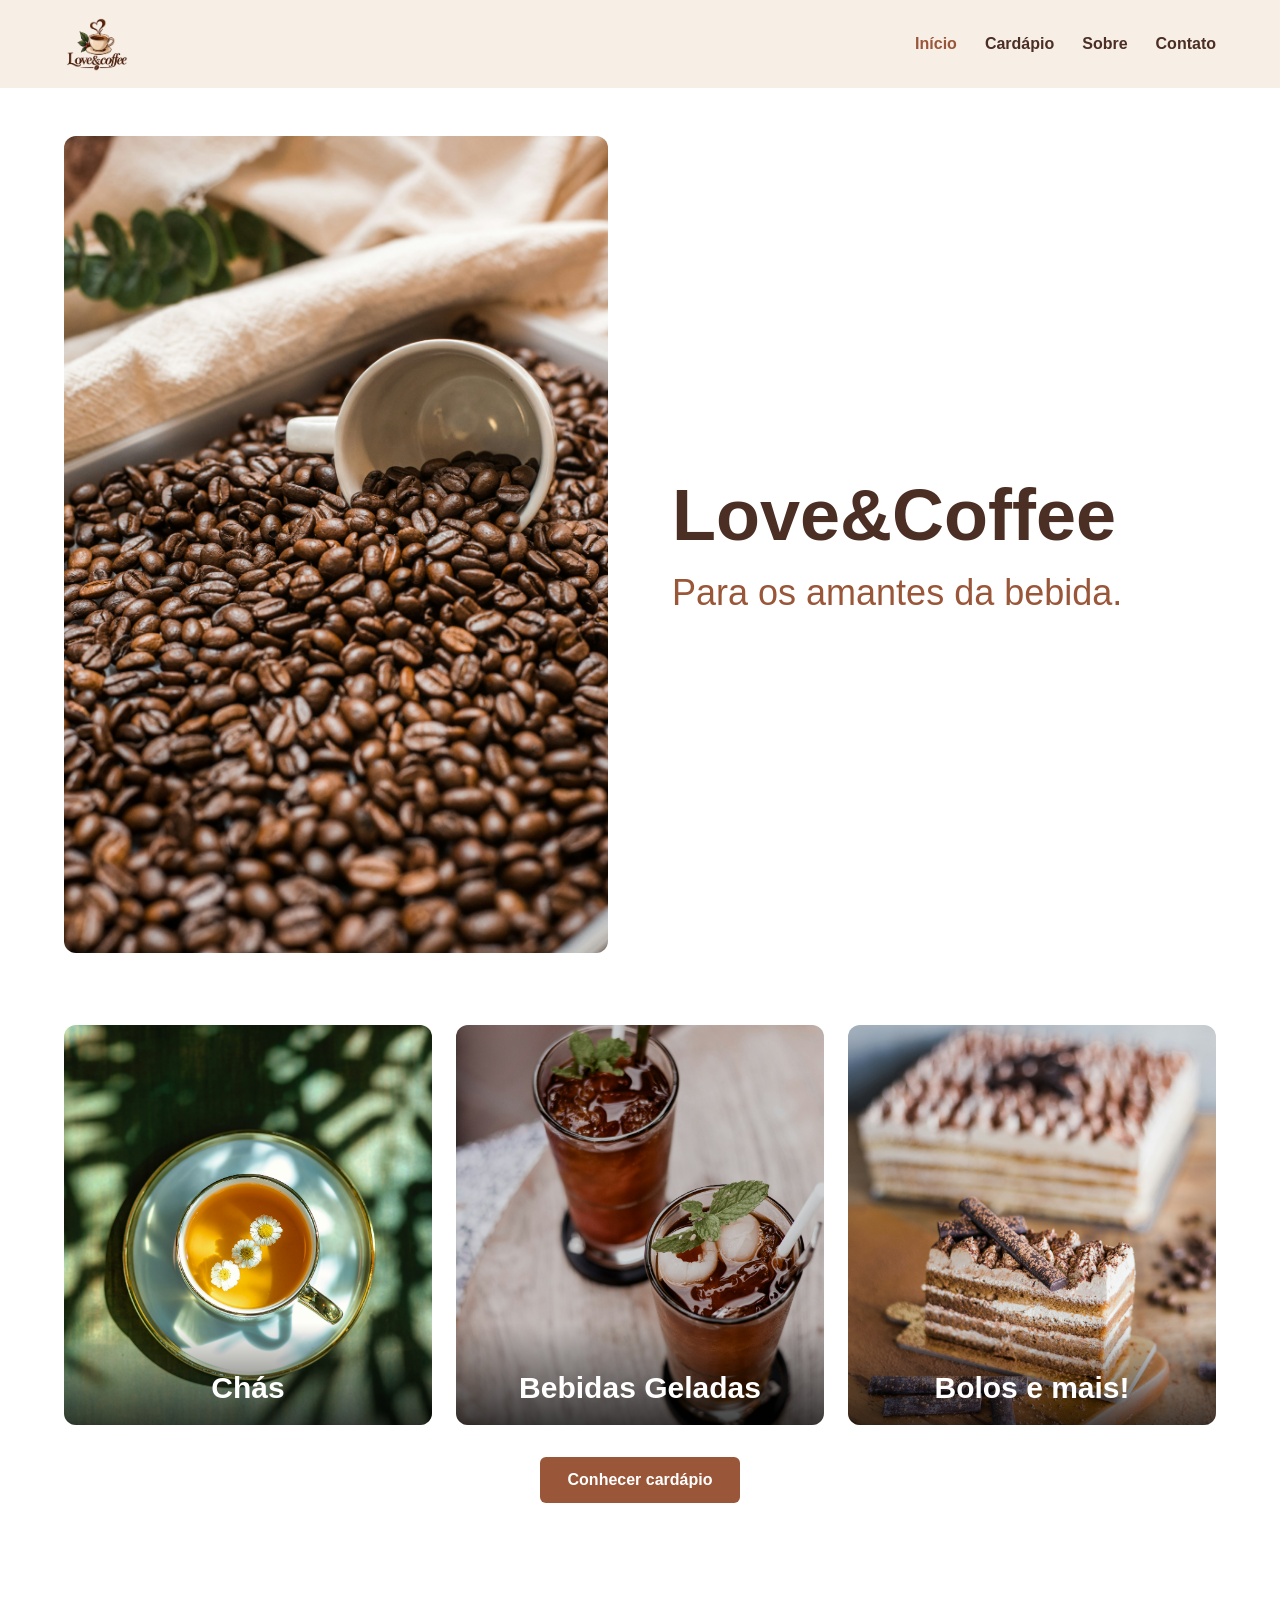
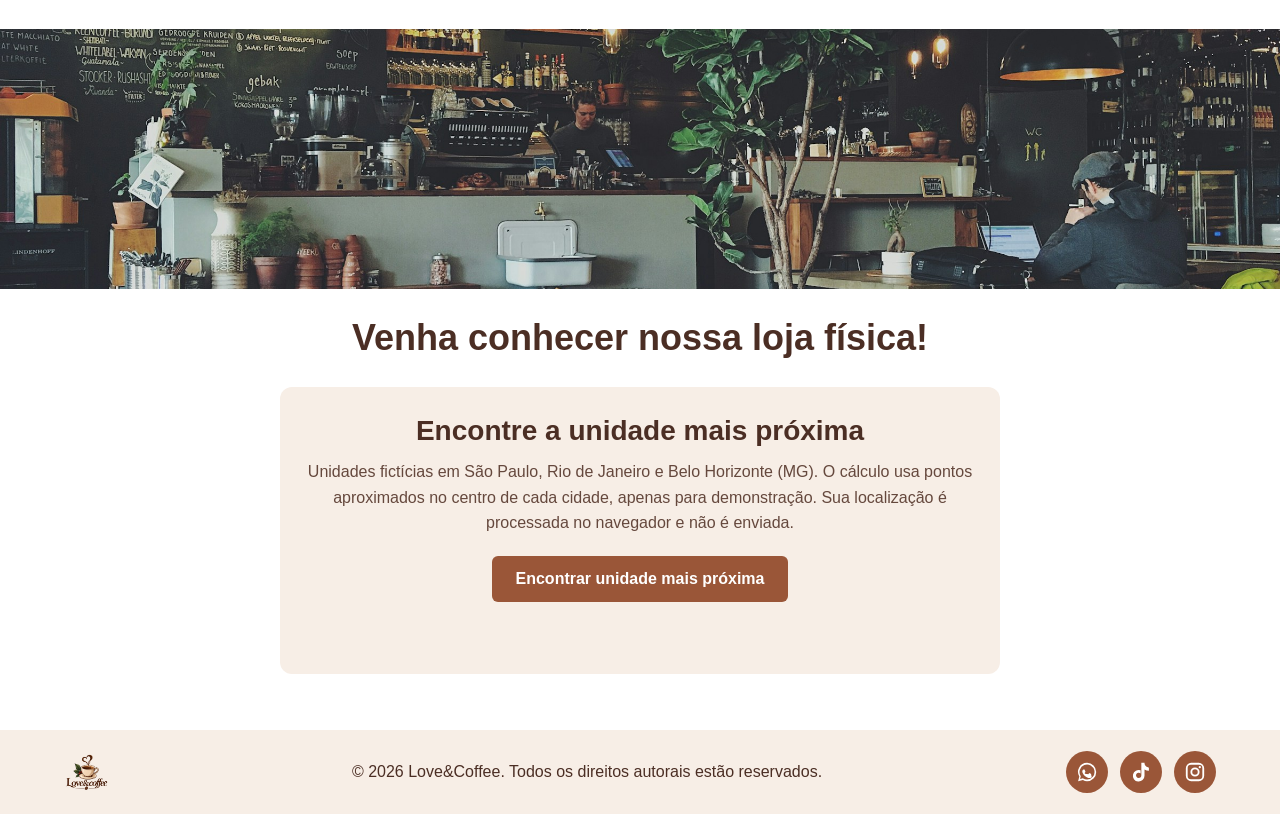
<file: index.html>
<!DOCTYPE html>
<html lang="pt-BR">
<head>
  <meta charset="UTF-8">
  <meta name="viewport" content="width=device-width, initial-scale=1.0">
  <meta http-equiv="refresh" content="0; url=paginas/index.html">
  <title>Love&Coffee</title>
</head>
<body>
  <p>Entrando na Love&Coffee...</p>
  <a href="paginas/index.html">Clique aqui para visitar o site</a>
</body>
</html>
</file>
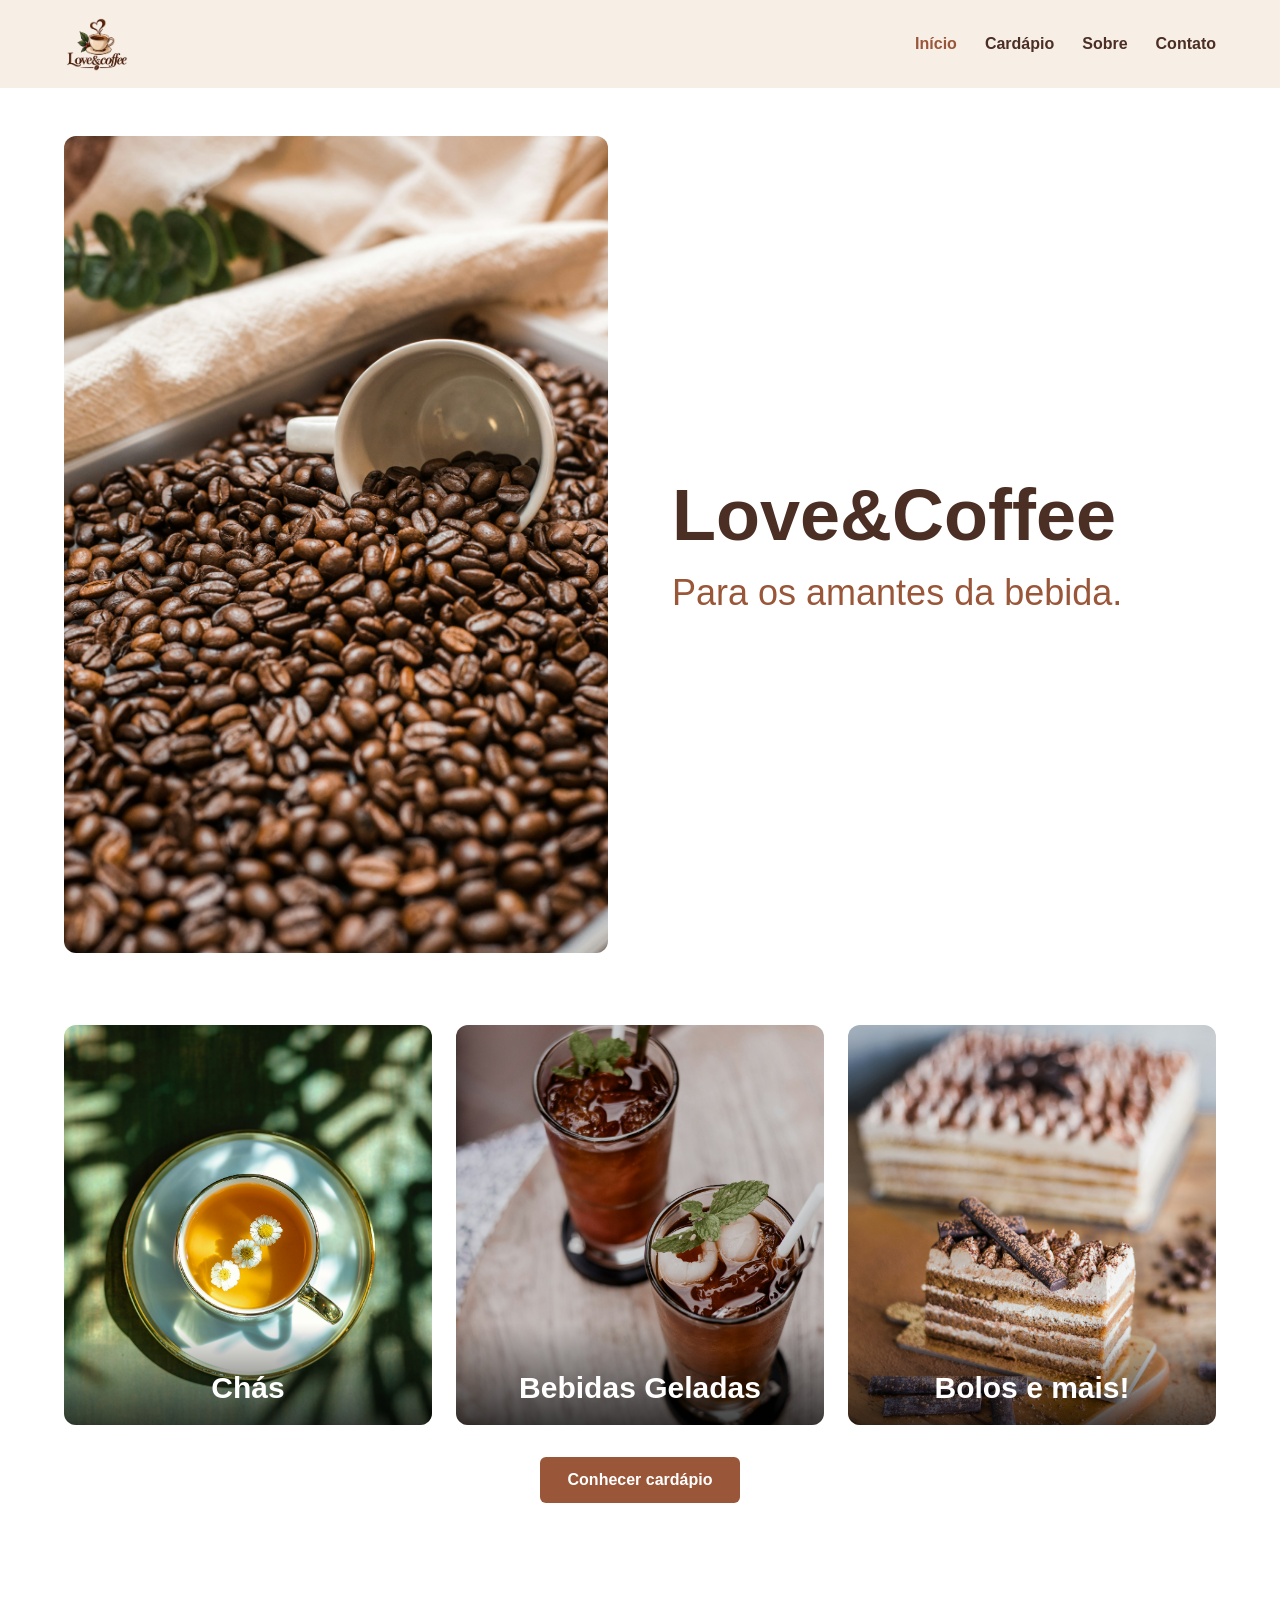
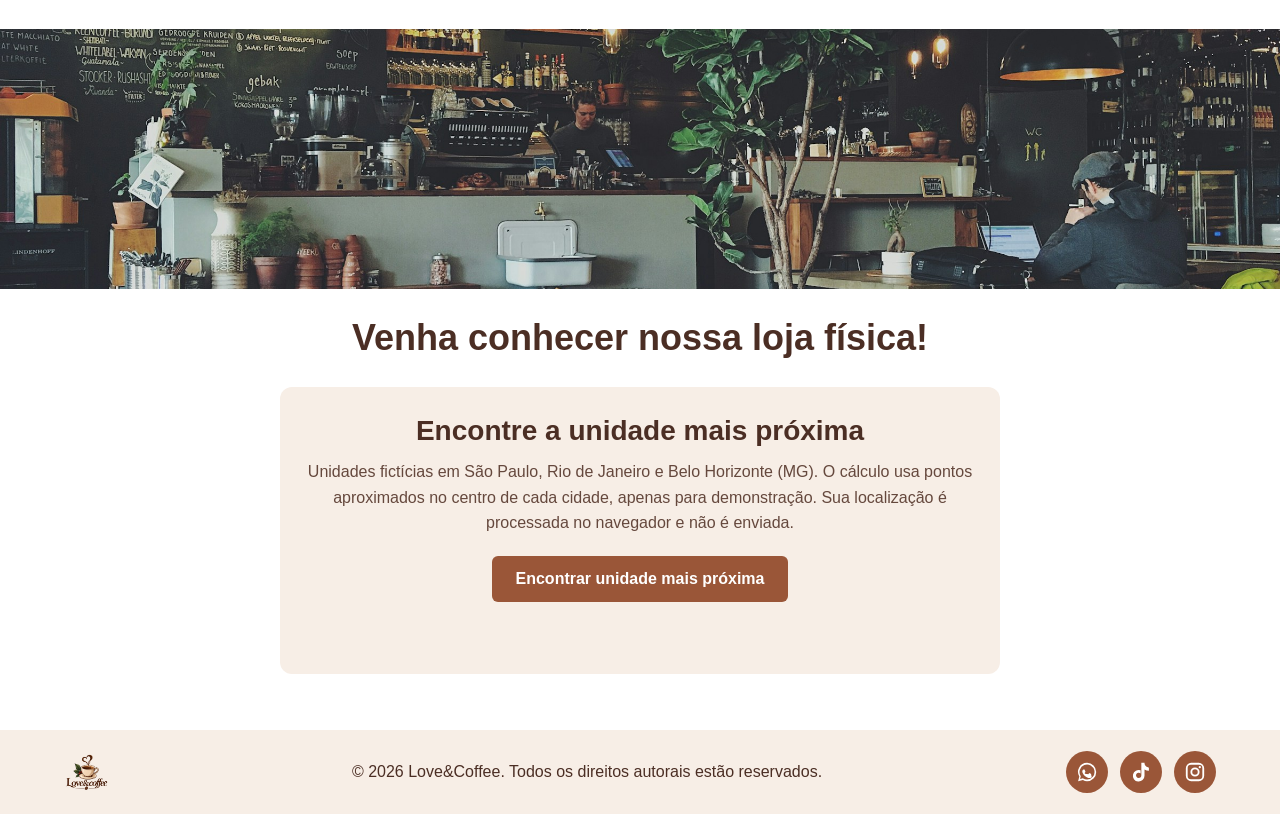
<file: paginas/index.html>
<!DOCTYPE html>
<html lang="pt-BR">
<head>
    <meta charset="UTF-8">
    <meta name="viewport" content="width=device-width, initial-scale=1.0">
    <title>Love&Coffee | Início</title>
    <link rel="stylesheet" href="navegacao.css">
    <script src="localizador.js" defer></script>
</head>
<body>
 <header class="site-header">
    <nav class="site-nav" aria-label="Navegação principal">
        <ul>
            <li><a href="index.html" aria-current="page">Início</a></li>
            <li><a href="cardapio.html">Cardápio</a></li>
            <li><a href="sobre.html">Sobre</a></li>
            <li><a href="contato.html">Contato</a></li>
        </ul>
        <a class="brand" href="index.html" aria-label="Love&Coffee — página inicial">
            <img src="../midias/logomarca lovecoffee.png" alt="Love&Coffee">
        </a>
    </nav>
 </header>
 <main>
    <section class="hero" aria-labelledby="hero-title">
        <picture class="hero-image">
            <source media="(max-width: 600px)" srcset="../midias/grãos%20P.jpg">
            <source media="(max-width: 1024px)" srcset="../midias/grãos%20M.jpg">
            <img src="../midias/grãos G.jpg" alt="Grãos de café">
        </picture>
        <div class="hero-copy">
            <h1 id="hero-title">Love&Coffee</h1>
            <h2>Para os amantes da bebida.</h2>
        </div>
    </section>
    <section class="menu-highlights" aria-label="Destaques do cardápio">
        <div class="menu-cards">
            <article class="menu-card">
                <picture>
                    <source media="(max-width: 600px)" srcset="../midias/cha%20P.jpg">
                    <source media="(max-width: 1024px)" srcset="../midias/cha%20M.jpg">
                    <img src="../midias/cha G.jpg" alt="Seleção de chás">
                </picture>
                <h3>Chás</h3>
            </article>
            <article class="menu-card">
                <picture>
                    <source media="(max-width: 600px)" srcset="../midias/bebida%20gelada%20P.jpg">
                    <source media="(max-width: 1024px)" srcset="../midias/bebida%20gelada%20M.jpg">
                    <img src="../midias/bebida gelada G.jpg" alt="Bebidas geladas">
                </picture>
                <h3>Bebidas Geladas</h3>
            </article>
            <article class="menu-card">
                <picture>
                    <source media="(max-width: 600px)" srcset="../midias/bolo%20P.jpg">
                    <source media="(max-width: 1024px)" srcset="../midias/bolo%20M.jpg">
                    <img src="../midias/bolo G.jpg" alt="Bolos e outras opções">
                </picture>
                <h3>Bolos e mais!</h3>
            </article>
        </div>
        <a class="menu-button" href="cardapio.html">Conhecer cardápio</a>
    </section>
    <section class="store" aria-labelledby="store-title">
        <picture class="store-image">
            <source media="(max-width: 600px)" srcset="../midias/Espa%C3%A7o%20P.jpg">
            <source media="(max-width: 1024px)" srcset="../midias/Espa%C3%A7o%20M.jpg">
            <img src="../midias/Espaço G.jpg" alt="Ambiente da loja Love&Coffee">
        </picture>
        <h2 id="store-title">Venha conhecer nossa loja física!</h2>
        <div class="store-finder" aria-labelledby="store-finder-title">
            <h3 id="store-finder-title">Encontre a unidade mais próxima</h3>
            <p class="store-note">
                Unidades fictícias em São Paulo, Rio de Janeiro e Belo Horizonte (MG).
                O cálculo usa pontos aproximados no centro de cada cidade, apenas para demonstração.
                Sua localização é processada no navegador e não é enviada.
            </p>
            <button class="store-button" id="find-store" type="button">Encontrar unidade mais próxima</button>
            <p class="store-result" id="store-result" aria-live="polite"></p>
        </div>
    </section>
 </main>
 <footer class="site-footer">
    <a class="footer-brand" href="index.html" aria-label="Love&Coffee — página inicial">
        <img src="../midias/logomarca lovecoffee.png" alt="Love&Coffee">
    </a>
    <p class="footer-copyright">&copy; 2026 Love&Coffee. Todos os direitos autorais estão reservados.</p>
    <nav class="footer-social" aria-label="Aplicativos e redes sociais">
        <a href="whatsapp://send" aria-label="Abrir WhatsApp" title="Abrir WhatsApp">
            <svg viewBox="0 0 24 24" aria-hidden="true"><path d="M12.04 2a9.82 9.82 0 0 0-8.43 14.87L2.3 22l5.27-1.38A9.93 9.93 0 0 0 12.04 22h.01A10 10 0 0 0 12.04 2Zm0 18.18a8.2 8.2 0 0 1-4.18-1.14l-.3-.18-3.13.82.84-3.05-.2-.31a8.18 8.18 0 1 1 6.97 3.86Zm4.49-6.13c-.25-.13-1.48-.73-1.71-.81-.23-.08-.4-.13-.57.13-.17.25-.65.81-.8.98-.15.17-.3.19-.55.06-.25-.13-1.05-.39-2-.1-.74-.34-1.23-.76-1.38-1.01-.14-.25-.02-.39.11-.52.11-.11.25-.3.38-.44.13-.15.17-.25.25-.42.08-.17.04-.32-.02-.44-.06-.13-.57-1.37-.78-1.88-.2-.49-.41-.42-.57-.43h-.49c-.17 0-.44.06-.67.32-.23.25-.88.86-.88 2.1s.9 2.44 1.03 2.61c.13.17 1.77 2.7 4.29 3.79.6.26 1.07.41 1.44.52.61.19 1.16.16 1.6.1.49-.07 1.48-.61 1.69-1.2.21-.59.21-1.09.15-1.2-.06-.1-.23-.17-.48-.3Z"/></svg>
        </a>
        <a href="snssdk1233://" aria-label="Abrir TikTok" title="Abrir TikTok">
            <svg viewBox="0 0 24 24" aria-hidden="true"><path d="M19.59 6.69a4.83 4.83 0 0 1-3.77-4.32V2h-3.45v13.67a2.9 2.9 0 0 1-2.9 2.9 2.9 2.9 0 1 1 2.1-4.9v-3.53a6.34 6.34 0 1 0 4.25 6V9.2a8.2 8.2 0 0 0 4.8 1.54V7.3a4.85 4.85 0 0 1-1.03-.61Z"/></svg>
        </a>
        <a href="instagram://app" aria-label="Abrir Instagram" title="Abrir Instagram">
            <svg viewBox="0 0 24 24" aria-hidden="true"><path d="M7.8 2h8.4A5.8 5.8 0 0 1 22 7.8v8.4a5.8 5.8 0 0 1-5.8 5.8H7.8A5.8 5.8 0 0 1 2 16.2V7.8A5.8 5.8 0 0 1 7.8 2Zm-.2 2A3.6 3.6 0 0 0 4 7.6v8.8A3.6 3.6 0 0 0 7.6 20h8.8a3.6 3.6 0 0 0 3.6-3.6V7.6A3.6 3.6 0 0 0 16.4 4H7.6Zm4.4 3a5 5 0 1 1 0 10 5 5 0 0 1 0-10Zm0 2a3 3 0 1 0 0 6 3 3 0 0 0 0-6Zm5.25-3.5a1.25 1.25 0 1 1 0 2.5 1.25 1.25 0 0 1 0-2.5Z"/></svg>
        </a>
    </nav>
 </footer>
</body>
</html>
</file>
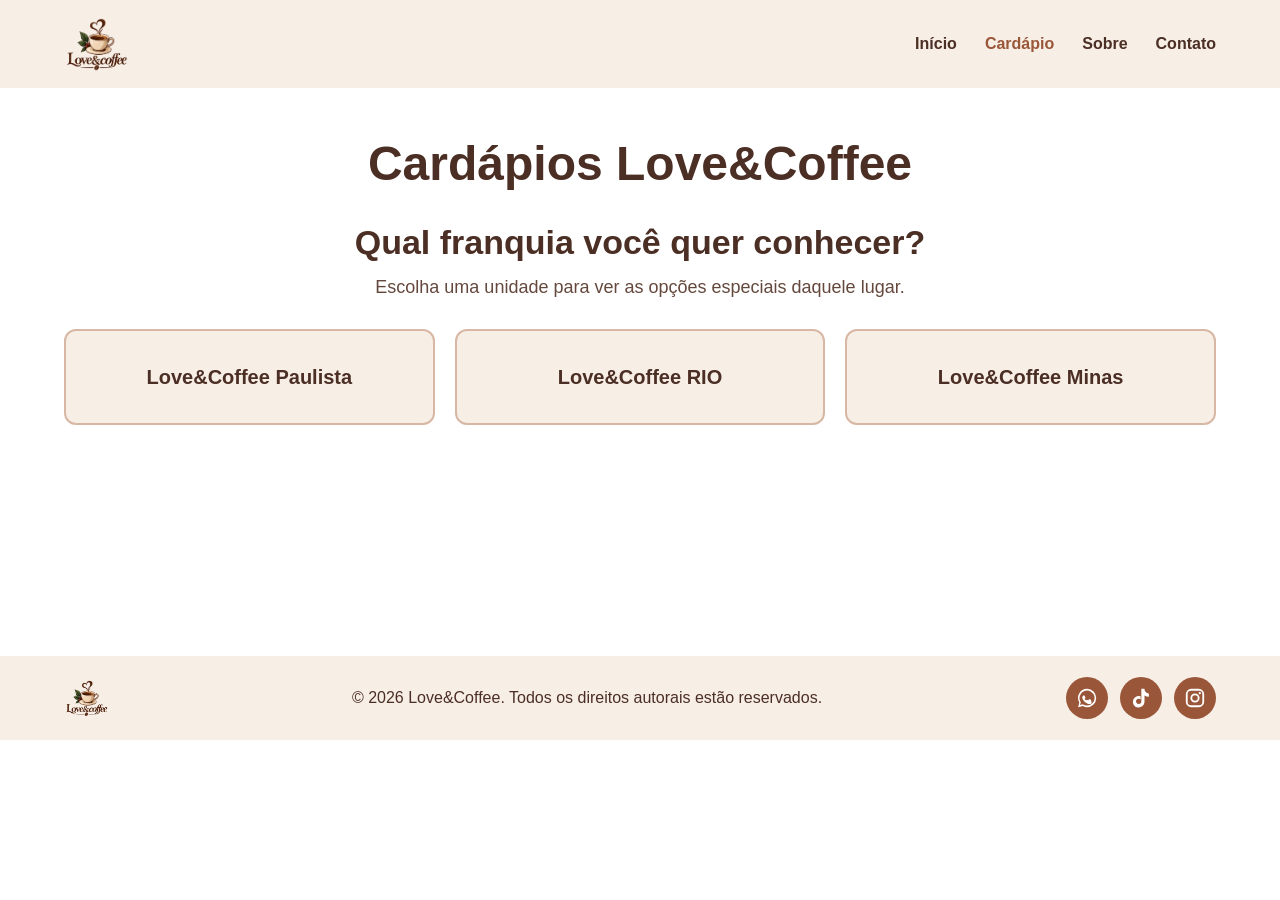
<file: paginas/cardapio.html>
<!DOCTYPE html>
<html lang="pt-BR">
<head>
    <meta charset="UTF-8">
    <meta name="viewport" content="width=device-width, initial-scale=1.0">
    <title>Love&Coffee | Cardápio</title>
    <link rel="stylesheet" href="navegacao.css">
</head>
<body>
    <header class="site-header">
        <nav class="site-nav" aria-label="Navegação principal">
            <ul>
                <li><a href="index.html">Início</a></li>
                <li><a href="cardapio.html" aria-current="page">Cardápio</a></li>
                <li><a href="sobre.html">Sobre</a></li>
                <li><a href="contato.html">Contato</a></li>
            </ul>
            <a class="brand" href="index.html" aria-label="Love&Coffee — página inicial">
                <img src="../midias/logomarca lovecoffee.png" alt="Love&Coffee">
            </a>
        </nav>
    </header>
    <main class="franchise-menu">
        <h1>Cardápios Love&Coffee</h1>
        <section class="franchise-picker" aria-labelledby="franchise-picker-title">
            <h2 id="franchise-picker-title">Qual franquia você quer conhecer?</h2>
            <p>Escolha uma unidade para ver as opções especiais daquele lugar.</p>
            <div class="franchise-options">
                <button class="franchise-option" type="button" data-franchise="paulista" aria-pressed="false">
                    Love&Coffee Paulista
                </button>
                <button class="franchise-option" type="button" data-franchise="rio" aria-pressed="false">
                    Love&Coffee RIO
                </button>
                <button class="franchise-option" type="button" data-franchise="minas" aria-pressed="false">
                    Love&Coffee Minas
                </button>
            </div>
        </section>
        <section class="franchise-menu-content" id="franchise-menu" aria-live="polite" hidden>
            <h2 id="franchise-menu-title"></h2>
            <p class="franchise-menu-note">Cardápio do dia!</p>
            <div class="franchise-products" id="franchise-products"></div>
        </section>
    </main>
    <script src="cardapio.js" defer></script>
    <footer class="site-footer">
        <a class="footer-brand" href="index.html" aria-label="Love&Coffee — página inicial">
            <img src="../midias/logomarca lovecoffee.png" alt="Love&Coffee">
        </a>
        <p class="footer-copyright">&copy; 2026 Love&Coffee. Todos os direitos autorais estão reservados.</p>
        <nav class="footer-social" aria-label="Aplicativos e redes sociais">
            <a href="whatsapp://send" aria-label="Abrir WhatsApp" title="Abrir WhatsApp">
                <svg viewBox="0 0 24 24" aria-hidden="true"><path d="M12.04 2a9.82 9.82 0 0 0-8.43 14.87L2.3 22l5.27-1.38A9.93 9.93 0 0 0 12.04 22h.01A10 10 0 0 0 12.04 2Zm0 18.18a8.2 8.2 0 0 1-4.18-1.14l-.3-.18-3.13.82.84-3.05-.2-.31a8.18 8.18 0 1 1 6.97 3.86Zm4.49-6.13c-.25-.13-1.48-.73-1.71-.81-.23-.08-.4-.13-.57.13-.17.25-.65.81-.8.98-.15.17-.3.19-.55.06-.25-.13-1.05-.39-2-.1-.74-.34-1.23-.76-1.38-1.01-.14-.25-.02-.39.11-.52.11-.11.25-.3.38-.44.13-.15.17-.25.25-.42.08-.17.04-.32-.02-.44-.06-.13-.57-1.37-.78-1.88-.2-.49-.41-.42-.57-.43h-.49c-.17 0-.44.06-.67.32-.23.25-.88.86-.88 2.1s.9 2.44 1.03 2.61c.13.17 1.77 2.7 4.29 3.79.6.26 1.07.41 1.44.52.61.19 1.16.16 1.6.1.49-.07 1.48-.61 1.69-1.2.21-.59.21-1.09.15-1.2-.06-.1-.23-.17-.48-.3Z"/></svg>
            </a>
            <a href="snssdk1233://" aria-label="Abrir TikTok" title="Abrir TikTok">
                <svg viewBox="0 0 24 24" aria-hidden="true"><path d="M19.59 6.69a4.83 4.83 0 0 1-3.77-4.32V2h-3.45v13.67a2.9 2.9 0 0 1-2.9 2.9 2.9 2.9 0 1 1 2.1-4.9v-3.53a6.34 6.34 0 1 0 4.25 6V9.2a8.2 8.2 0 0 0 4.8 1.54V7.3a4.85 4.85 0 0 1-1.03-.61Z"/></svg>
            </a>
            <a href="instagram://app" aria-label="Abrir Instagram" title="Abrir Instagram">
                <svg viewBox="0 0 24 24" aria-hidden="true"><path d="M7.8 2h8.4A5.8 5.8 0 0 1 22 7.8v8.4a5.8 5.8 0 0 1-5.8 5.8H7.8A5.8 5.8 0 0 1 2 16.2V7.8A5.8 5.8 0 0 1 7.8 2Zm-.2 2A3.6 3.6 0 0 0 4 7.6v8.8A3.6 3.6 0 0 0 7.6 20h8.8a3.6 3.6 0 0 0 3.6-3.6V7.6A3.6 3.6 0 0 0 16.4 4H7.6Zm4.4 3a5 5 0 1 1 0 10 5 5 0 0 1 0-10Zm0 2a3 3 0 1 0 0 6 3 3 0 0 0 0-6Zm5.25-3.5a1.25 1.25 0 1 1 0 2.5 1.25 1.25 0 0 1 0-2.5Z"/></svg>
            </a>
        </nav>
    </footer>
</body>
</html>
</file>
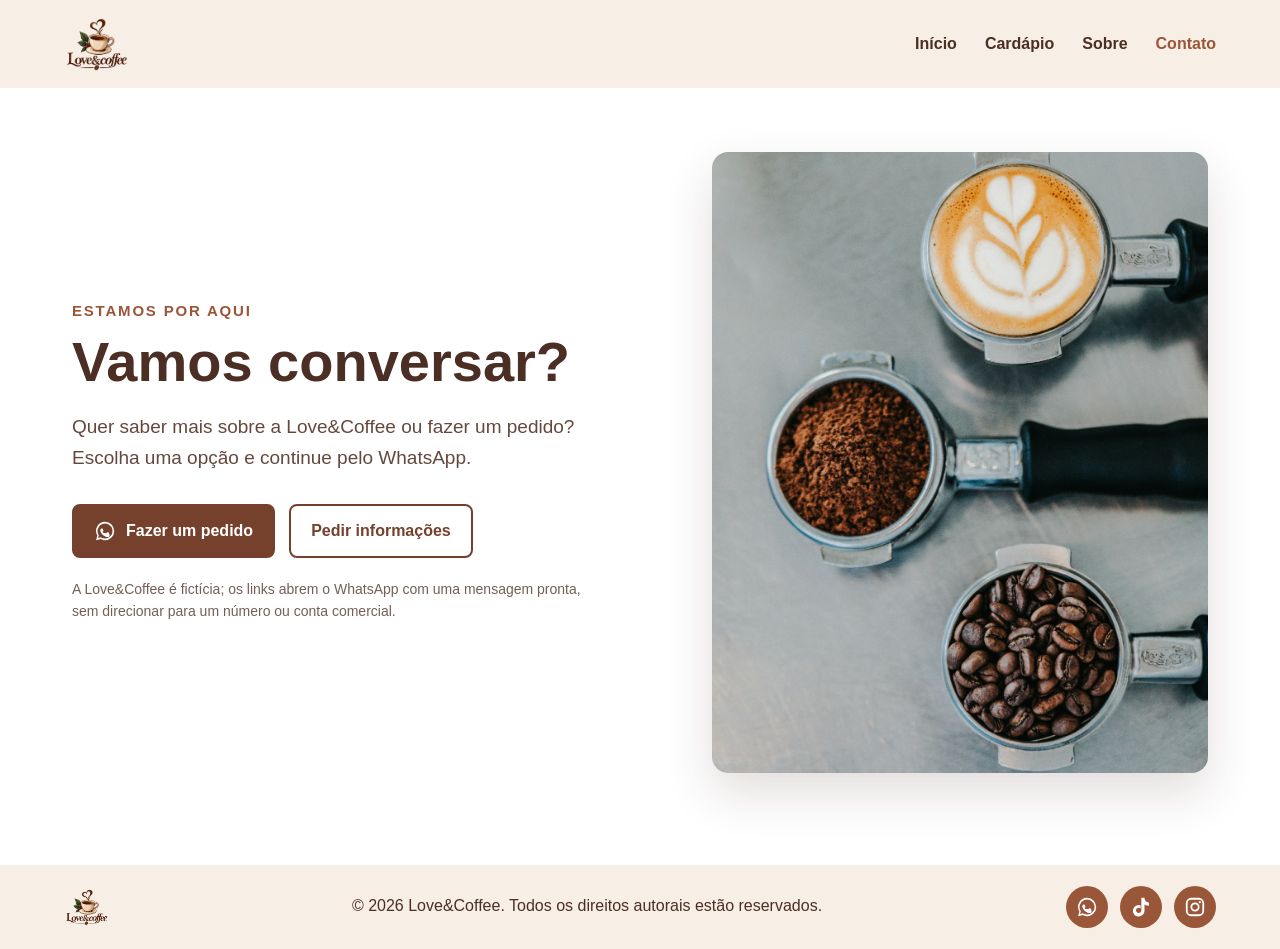
<file: paginas/contato.html>
<!DOCTYPE html>
<html lang="pt-BR">
<head>
    <meta charset="UTF-8">
    <meta name="viewport" content="width=device-width, initial-scale=1.0">
    <title>Love&Coffee | Contato</title>
    <link rel="stylesheet" href="navegacao.css">
</head>
<body>
    <header class="site-header">
        <nav class="site-nav" aria-label="Navegação principal">
            <ul>
                <li><a href="index.html">Início</a></li>
                <li><a href="cardapio.html">Cardápio</a></li>
                <li><a href="sobre.html">Sobre</a></li>
                <li><a href="contato.html" aria-current="page">Contato</a></li>
            </ul>
            <a class="brand" href="index.html" aria-label="Love&Coffee — página inicial">
                <img src="../midias/logomarca lovecoffee.png" alt="Love&Coffee">
            </a>
        </nav>
    </header>
    <main class="contact-page">
        <section class="contact-panel" aria-labelledby="contact-title">
            <div class="contact-content">
                <p class="contact-eyebrow">Estamos por aqui</p>
                <h1 id="contact-title">Vamos conversar?</h1>
                <p class="contact-intro">Quer saber mais sobre a Love&Coffee ou fazer um pedido? Escolha uma opção e continue pelo WhatsApp.</p>
                <div class="contact-actions">
                    <a class="contact-whatsapp" href="https://wa.me/?text=Olá%21%20Gostaria%20de%20fazer%20um%20pedido%20na%20Love%26Coffee." aria-label="Abrir WhatsApp para fazer um pedido">
                        <svg viewBox="0 0 24 24" aria-hidden="true"><path d="M12.04 2a9.82 9.82 0 0 0-8.43 14.87L2.3 22l5.27-1.38A9.93 9.93 0 0 0 12.04 22h.01A10 10 0 0 0 12.04 2Zm0 18.18a8.2 8.2 0 0 1-4.18-1.14l-.3-.18-3.13.82.84-3.05-.2-.31a8.18 8.18 0 1 1 6.97 3.86Zm4.49-6.13c-.25-.13-1.48-.73-1.71-.81-.23-.08-.4-.13-.57.13-.17.25-.65.81-.8.98-.15.17-.3.19-.55.06-.25-.13-1.05-.39-2-.1-.74-.34-1.23-.76-1.38-1.01-.14-.25-.02-.39.11-.52.11-.11.25-.3.38-.44.13-.15.17-.25.25-.42.08-.17.04-.32-.02-.44-.06-.13-.57-1.37-.78-1.88-.2-.49-.41-.42-.57-.43h-.49c-.17 0-.44.06-.67.32-.23.25-.88.86-.88 2.1s.9 2.44 1.03 2.61c.13.17 1.77 2.7 4.29 3.79.6.26 1.07.41 1.44.52.61.19 1.16.16 1.6.1.49-.07 1.48-.61 1.69-1.2.21-.59.21-1.09.15-1.2-.06-.1-.23-.17-.48-.3Z"/></svg>
                        Fazer um pedido
                    </a>
                    <a class="contact-whatsapp contact-whatsapp--secondary" href="https://wa.me/?text=Olá%21%20Gostaria%20de%20mais%20informações%20sobre%20a%20Love%26Coffee." aria-label="Abrir WhatsApp para pedir informações">
                        Pedir informações
                    </a>
                </div>
                <p class="contact-note">A Love&Coffee é fictícia; os links abrem o WhatsApp com uma mensagem pronta, sem direcionar para um número ou conta comercial.</p>
            </div>
            <picture class="contact-image">
                <source media="(max-width: 600px)" srcset="../midias/Cafe%20moido%20P.jpg">
                <source media="(max-width: 1024px)" srcset="../midias/Cafe%20moido%20M.jpg">
                <img src="../midias/Cafe%20moido%20G.jpg" alt="Pó de café e grãos em recipientes ao lado de uma xícara" fetchpriority="high">
            </picture>
        </section>
    </main>
    <footer class="site-footer">
        <a class="footer-brand" href="index.html" aria-label="Love&Coffee — página inicial">
            <img src="../midias/logomarca lovecoffee.png" alt="Love&Coffee">
        </a>
        <p class="footer-copyright">&copy; 2026 Love&Coffee. Todos os direitos autorais estão reservados.</p>
        <nav class="footer-social" aria-label="Aplicativos e redes sociais">
            <a href="whatsapp://send" aria-label="Abrir WhatsApp" title="Abrir WhatsApp">
                <svg viewBox="0 0 24 24" aria-hidden="true"><path d="M12.04 2a9.82 9.82 0 0 0-8.43 14.87L2.3 22l5.27-1.38A9.93 9.93 0 0 0 12.04 22h.01A10 10 0 0 0 12.04 2Zm0 18.18a8.2 8.2 0 0 1-4.18-1.14l-.3-.18-3.13.82.84-3.05-.2-.31a8.18 8.18 0 1 1 6.97 3.86Zm4.49-6.13c-.25-.13-1.48-.73-1.71-.81-.23-.08-.4-.13-.57.13-.17.25-.65.81-.8.98-.15.17-.3.19-.55.06-.25-.13-1.05-.39-2-.1-.74-.34-1.23-.76-1.38-1.01-.14-.25-.02-.39.11-.52.11-.11.25-.3.38-.44.13-.15.17-.25.25-.42.08-.17.04-.32-.02-.44-.06-.13-.57-1.37-.78-1.88-.2-.49-.41-.42-.57-.43h-.49c-.17 0-.44.06-.67.32-.23.25-.88.86-.88 2.1s.9 2.44 1.03 2.61c.13.17 1.77 2.7 4.29 3.79.6.26 1.07.41 1.44.52.61.19 1.16.16 1.6.1.49-.07 1.48-.61 1.69-1.2.21-.59.21-1.09.15-1.2-.06-.1-.23-.17-.48-.3Z"/></svg>
            </a>
            <a href="snssdk1233://" aria-label="Abrir TikTok" title="Abrir TikTok">
                <svg viewBox="0 0 24 24" aria-hidden="true"><path d="M19.59 6.69a4.83 4.83 0 0 1-3.77-4.32V2h-3.45v13.67a2.9 2.9 0 0 1-2.9 2.9 2.9 2.9 0 1 1 2.1-4.9v-3.53a6.34 6.34 0 1 0 4.25 6V9.2a8.2 8.2 0 0 0 4.8 1.54V7.3a4.85 4.85 0 0 1-1.03-.61Z"/></svg>
            </a>
            <a href="instagram://app" aria-label="Abrir Instagram" title="Abrir Instagram">
                <svg viewBox="0 0 24 24" aria-hidden="true"><path d="M7.8 2h8.4A5.8 5.8 0 0 1 22 7.8v8.4a5.8 5.8 0 0 1-5.8 5.8H7.8A5.8 5.8 0 0 1 2 16.2V7.8A5.8 5.8 0 0 1 7.8 2Zm-.2 2A3.6 3.6 0 0 0 4 7.6v8.8A3.6 3.6 0 0 0 7.6 20h8.8a3.6 3.6 0 0 0 3.6-3.6V7.6A3.6 3.6 0 0 0 16.4 4H7.6Zm4.4 3a5 5 0 1 1 0 10 5 5 0 0 1 0-10Zm0 2a3 3 0 1 0 0 6 3 3 0 0 0 0-6Zm5.25-3.5a1.25 1.25 0 1 1 0 2.5 1.25 1.25 0 0 1 0-2.5Z"/></svg>
            </a>
        </nav>
    </footer>
</body>
</html>
</file>
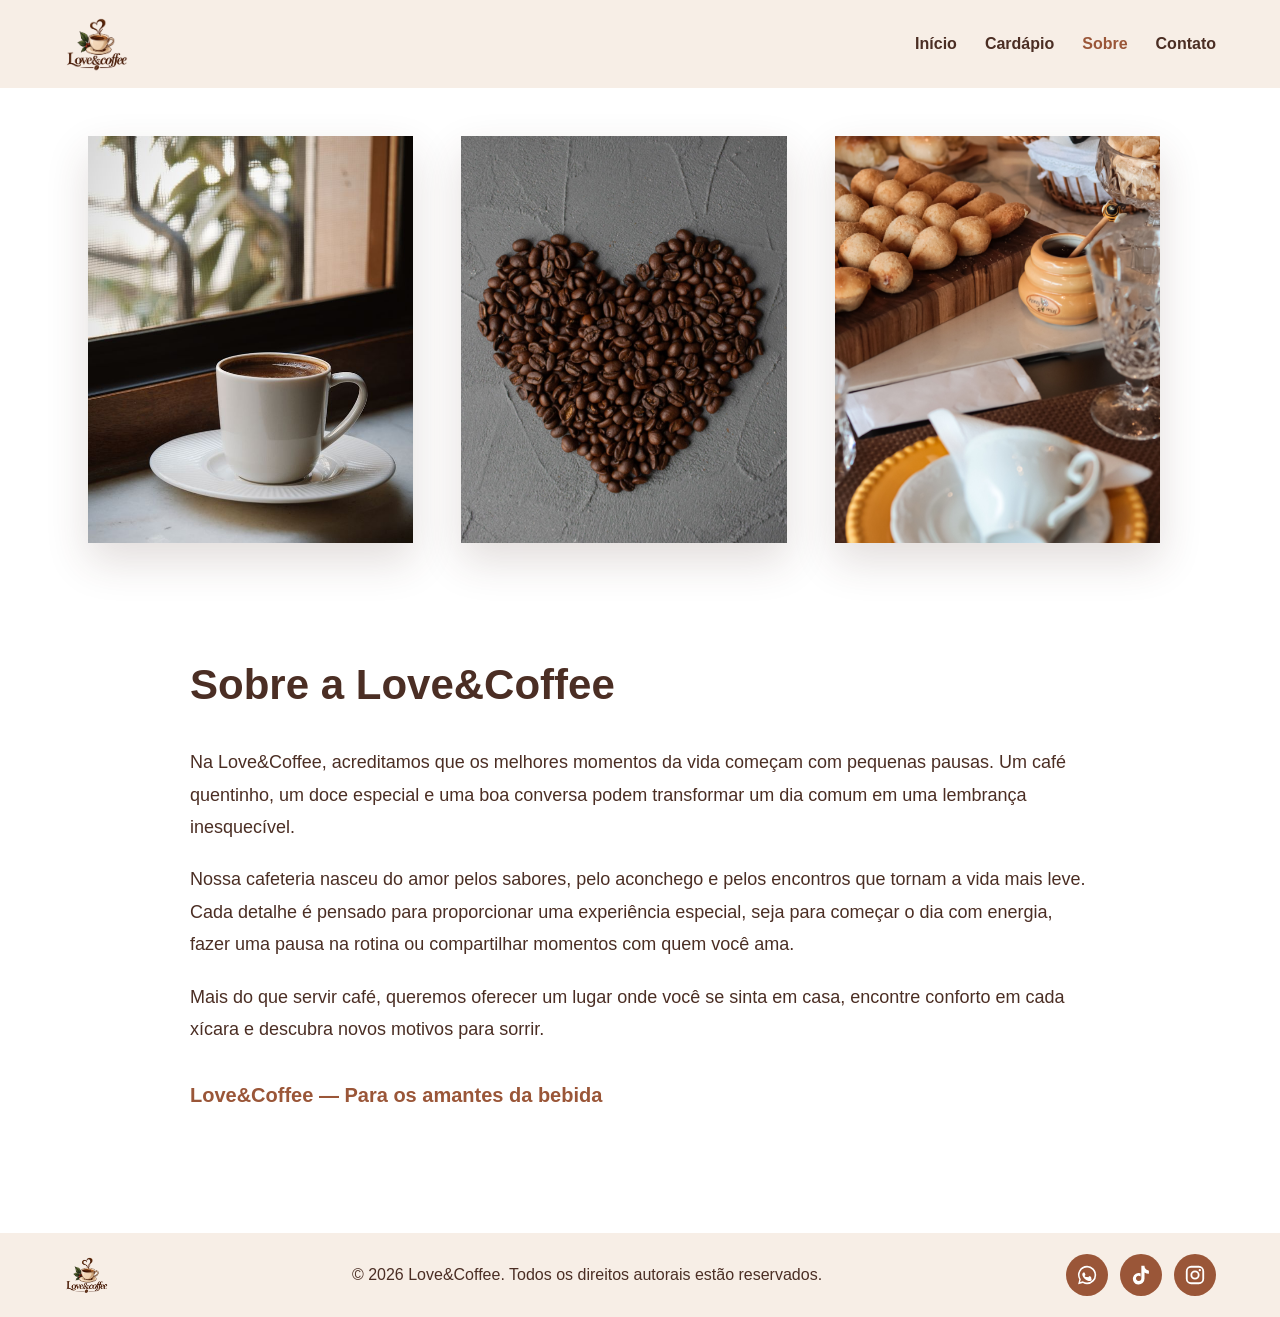
<file: paginas/sobre.html>
<!DOCTYPE html>
<html lang="pt-BR">
<head>
    <meta charset="UTF-8">
    <meta name="viewport" content="width=device-width, initial-scale=1.0">
    <title>Love&Coffee | Sobre</title>
    <link rel="stylesheet" href="navegacao.css">
</head>
<body>
    <header class="site-header">
        <nav class="site-nav" aria-label="Navegação principal">
            <ul>
                <li><a href="index.html">Início</a></li>
                <li><a href="cardapio.html">Cardápio</a></li>
                <li><a href="sobre.html" aria-current="page">Sobre</a></li>
                <li><a href="contato.html">Contato</a></li>
            </ul>
            <a class="brand" href="index.html" aria-label="Love&Coffee — página inicial">
                <img src="../midias/logomarca lovecoffee.png" alt="Love&Coffee">
            </a>
        </nav>
    </header>
    <main class="about-page">
        <div class="about-gallery" aria-label="Imagens da Love&Coffee">
            <section class="about-visual" aria-label="Detalhe da cafeteria">
                <img class="about-visual-image" src="../midias/sobre%201.jpg" alt="Detalhe acolhedor da Love&Coffee" loading="lazy">
            </section>
            <section class="about-visual" aria-label="Coração desenhado com café">
                <picture class="about-visual-image">
                    <source media="(max-width: 600px)" srcset="../midias/cora%C3%A7%C3%A3o%20de%20caf%C3%A9%20P.jpg">
                    <source media="(max-width: 1024px)" srcset="../midias/cora%C3%A7%C3%A3o%20de%20caf%C3%A9%20M.jpg">
                    <img src="../midias/cora%C3%A7%C3%A3o%20de%20caf%C3%A9%20G.jpg" alt="Coração desenhado com café">
                </picture>
            </section>
            <section class="about-visual" aria-label="Outro detalhe da cafeteria">
                <img class="about-visual-image" src="../midias/sobre%202.jpg" alt="Ambiente da Love&Coffee" loading="lazy">
            </section>
        </div>
        <section class="about-copy" aria-labelledby="about-title">
            <h1 id="about-title">Sobre a Love&Coffee</h1>
            <p>Na Love&Coffee, acreditamos que os melhores momentos da vida começam com pequenas pausas. Um café quentinho, um doce especial e uma boa conversa podem transformar um dia comum em uma lembrança inesquecível.</p>
            <p>Nossa cafeteria nasceu do amor pelos sabores, pelo aconchego e pelos encontros que tornam a vida mais leve. Cada detalhe é pensado para proporcionar uma experiência especial, seja para começar o dia com energia, fazer uma pausa na rotina ou compartilhar momentos com quem você ama.</p>
            <p>Mais do que servir café, queremos oferecer um lugar onde você se sinta em casa, encontre conforto em cada xícara e descubra novos motivos para sorrir.</p>
            <p class="about-tagline">Love&Coffee — Para os amantes da bebida</p>
        </section>
    </main>
    <footer class="site-footer">
        <a class="footer-brand" href="index.html" aria-label="Love&Coffee — página inicial">
            <img src="../midias/logomarca lovecoffee.png" alt="Love&Coffee">
        </a>
        <p class="footer-copyright">&copy; 2026 Love&Coffee. Todos os direitos autorais estão reservados.</p>
        <nav class="footer-social" aria-label="Aplicativos e redes sociais">
            <a href="whatsapp://send" aria-label="Abrir WhatsApp" title="Abrir WhatsApp">
                <svg viewBox="0 0 24 24" aria-hidden="true"><path d="M12.04 2a9.82 9.82 0 0 0-8.43 14.87L2.3 22l5.27-1.38A9.93 9.93 0 0 0 12.04 22h.01A10 10 0 0 0 12.04 2Zm0 18.18a8.2 8.2 0 0 1-4.18-1.14l-.3-.18-3.13.82.84-3.05-.2-.31a8.18 8.18 0 1 1 6.97 3.86Zm4.49-6.13c-.25-.13-1.48-.73-1.71-.81-.23-.08-.4-.13-.57.13-.17.25-.65.81-.8.98-.15.17-.3.19-.55.06-.25-.13-1.05-.39-2-.1-.74-.34-1.23-.76-1.38-1.01-.14-.25-.02-.39.11-.52.11-.11.25-.3.38-.44.13-.15.17-.25.25-.42.08-.17.04-.32-.02-.44-.06-.13-.57-1.37-.78-1.88-.2-.49-.41-.42-.57-.43h-.49c-.17 0-.44.06-.67.32-.23.25-.88.86-.88 2.1s.9 2.44 1.03 2.61c.13.17 1.77 2.7 4.29 3.79.6.26 1.07.41 1.44.52.61.19 1.16.16 1.6.1.49-.07 1.48-.61 1.69-1.2.21-.59.21-1.09.15-1.2-.06-.1-.23-.17-.48-.3Z"/></svg>
            </a>
            <a href="snssdk1233://" aria-label="Abrir TikTok" title="Abrir TikTok">
                <svg viewBox="0 0 24 24" aria-hidden="true"><path d="M19.59 6.69a4.83 4.83 0 0 1-3.77-4.32V2h-3.45v13.67a2.9 2.9 0 0 1-2.9 2.9 2.9 2.9 0 1 1 2.1-4.9v-3.53a6.34 6.34 0 1 0 4.25 6V9.2a8.2 8.2 0 0 0 4.8 1.54V7.3a4.85 4.85 0 0 1-1.03-.61Z"/></svg>
            </a>
            <a href="instagram://app" aria-label="Abrir Instagram" title="Abrir Instagram">
                <svg viewBox="0 0 24 24" aria-hidden="true"><path d="M7.8 2h8.4A5.8 5.8 0 0 1 22 7.8v8.4a5.8 5.8 0 0 1-5.8 5.8H7.8A5.8 5.8 0 0 1 2 16.2V7.8A5.8 5.8 0 0 1 7.8 2Zm-.2 2A3.6 3.6 0 0 0 4 7.6v8.8A3.6 3.6 0 0 0 7.6 20h8.8a3.6 3.6 0 0 0 3.6-3.6V7.6A3.6 3.6 0 0 0 16.4 4H7.6Zm4.4 3a5 5 0 1 1 0 10 5 5 0 0 1 0-10Zm0 2a3 3 0 1 0 0 6 3 3 0 0 0 0-6Zm5.25-3.5a1.25 1.25 0 1 1 0 2.5 1.25 1.25 0 0 1 0-2.5Z"/></svg>
            </a>
        </nav>
    </footer>
</body>
</html>
</file>
<file: paginas/navegacao.css>
* {
    box-sizing: border-box;
}

body {
    margin: 0;
    font-family: Arial, sans-serif;
}

.site-header {
    width: 100%;
    background-color: #f7eee6;
}

.site-nav {
    display: flex;
    align-items: center;
    justify-content: space-between;
    gap: 24px;
    max-width: 1200px;
    min-height: 88px;
    margin: 0 auto;
    padding: 12px 24px;
}

.site-nav ul {
    display: flex;
    align-items: center;
    gap: 28px;
    order: 2;
    margin: 0;
    padding: 0;
    list-style: none;
}

.site-nav a {
    color: #4b2e24;
    text-decoration: none;
}

.site-nav ul a {
    font-size: 16px;
    font-weight: 600;
}

.site-nav ul a:hover,
.site-nav ul a:focus-visible,
.site-nav ul a[aria-current="page"] {
    color: #9a5638;
}

.brand {
    display: flex;
    flex-shrink: 0;
    align-items: center;
    order: 1;
}

.brand img {
    display: block;
    width: auto;
    max-width: 180px;
    max-height: 64px;
    object-fit: contain;
}

.site-footer {
    display: flex;
    align-items: center;
    justify-content: space-between;
    gap: 16px;
    width: 100%;
    min-height: 84px;
    margin-top: 28px;
    padding: 12px max(24px, calc((100% - 1152px) / 2));
    background-color: #f7eee6;
}

.footer-brand {
    display: flex;
    flex-shrink: 0;
    align-items: center;
}

.footer-brand img {
    display: block;
    width: auto;
    max-width: 132px;
    max-height: 44px;
    object-fit: contain;
}

.footer-copyright {
    margin: 0;
    color: #4b2e24;
    font-size: 16px;
    line-height: 1.4;
}

.footer-social {
    display: flex;
    flex-wrap: wrap;
    justify-content: flex-end;
    gap: 12px;
}

.footer-social a {
    display: grid;
    width: 42px;
    height: 42px;
    place-items: center;
    border-radius: 50%;
    background-color: #9a5638;
    color: #75412c;
    text-decoration: none;
}

.footer-social svg {
    display: block;
    width: 22px;
    height: 22px;
    fill: #fff;
}

.footer-social a:hover,
.footer-social a:focus-visible {
    background-color: #75412c;
}

.contact-page {
    max-width: 1200px;
    min-height: 60vh;
    margin: 0 auto;
    padding: 64px 32px;
}

.contact-panel {
    display: grid;
    grid-template-columns: minmax(0, 1fr) minmax(0, 0.9fr);
    align-items: center;
    gap: clamp(32px, 7vw, 88px);
}

.contact-content {
    color: #4b2e24;
}

.contact-eyebrow {
    margin: 0 0 12px;
    color: #9a5638;
    font-size: 15px;
    font-weight: 700;
    letter-spacing: 0.12em;
    text-transform: uppercase;
}

.contact-content h1 {
    margin: 0 0 18px;
    font-size: clamp(36px, 5vw, 56px);
    line-height: 1.1;
}

.contact-intro {
    max-width: 520px;
    margin: 0;
    color: #65483d;
    font-size: 19px;
    line-height: 1.65;
}

.contact-actions {
    display: flex;
    flex-wrap: wrap;
    gap: 14px;
    margin-top: 30px;
}

.contact-whatsapp {
    display: inline-flex;
    min-height: 52px;
    align-items: center;
    justify-content: center;
    gap: 10px;
    padding: 14px 20px;
    border: 2px solid #75412c;
    border-radius: 8px;
    background-color: #75412c;
    color: #fff;
    font-size: 16px;
    font-weight: 700;
    text-align: center;
    text-decoration: none;
    transition: background-color 150ms ease, color 150ms ease;
}

.contact-whatsapp svg {
    width: 22px;
    height: 22px;
    fill: currentColor;
}

.contact-whatsapp:hover,
.contact-whatsapp:focus-visible {
    background-color: #5d3324;
}

.contact-whatsapp--secondary {
    background-color: transparent;
    color: #75412c;
}

.contact-whatsapp--secondary:hover,
.contact-whatsapp--secondary:focus-visible {
    background-color: #f7eee6;
}

.contact-note {
    max-width: 520px;
    margin: 20px 0 0;
    color: #755f54;
    font-size: 14px;
    line-height: 1.6;
}

.contact-image {
    display: block;
    overflow: hidden;
    aspect-ratio: 4 / 5;
    border-radius: 16px;
    box-shadow: 0 20px 48px rgb(75 46 36 / 16%);
}

.contact-image img {
    display: block;
    width: 100%;
    height: 100%;
    object-fit: cover;
}

.about-page {
    min-height: 60vh;
    max-width: 1200px;
    margin: 0 auto;
    padding: 48px 48px 72px;
}

.about-gallery {
    display: grid;
    grid-template-columns: repeat(3, minmax(0, 1fr));
    gap: clamp(24px, 4vw, 48px);
    padding: 0 32px 32px 0;
}

.about-visual {
    position: relative;
    min-width: 0;
    aspect-ratio: 4 / 5;
}

.about-visual-image {
    position: relative;
    z-index: 1;
    display: block;
    width: 100%;
    height: 100%;
    overflow: hidden;
    box-shadow: 0 18px 40px rgb(75 46 36 / 16%);
    object-fit: cover;
}

.about-visual-image img {
    display: block;
    width: 100%;
    height: 100%;
    object-fit: cover;
}

.about-copy {
    max-width: 900px;
    margin: 72px auto 0;
    color: #4b2e24;
    font-size: 18px;
    line-height: 1.8;
}

.about-copy h1 {
    margin: 0 0 24px;
    font-size: clamp(30px, 4vw, 42px);
}

.about-copy p {
    margin: 0 0 20px;
}

.about-copy .about-tagline {
    margin-top: 32px;
    color: #9a5638;
    font-size: 20px;
    font-weight: 700;
}

.franchise-menu {
    max-width: 1200px;
    min-height: 60vh;
    margin: 0 auto;
    padding: 48px 24px 64px;
    color: #4b2e24;
    text-align: center;
}

.franchise-menu > h1 {
    margin: 0 0 32px;
    font-size: clamp(32px, 5vw, 48px);
}

.franchise-picker h2,
.franchise-menu-content h2 {
    margin: 0 0 12px;
    font-size: clamp(24px, 3.5vw, 34px);
}

.franchise-picker > p,
.franchise-menu-note {
    margin: 0 0 28px;
    color: #65483d;
    font-size: 18px;
    line-height: 1.5;
}

.franchise-options {
    display: grid;
    grid-template-columns: repeat(3, minmax(0, 1fr));
    gap: 20px;
    margin: 0 auto 48px;
}

.franchise-option {
    min-height: 96px;
    padding: 20px;
    border: 2px solid #d8b8a4;
    border-radius: 12px;
    background-color: #f7eee6;
    color: #4b2e24;
    font: inherit;
    font-size: 20px;
    font-weight: 700;
    cursor: pointer;
    transition: background-color 150ms ease, border-color 150ms ease, color 150ms ease;
}

.franchise-option:hover,
.franchise-option:focus-visible,
.franchise-option[aria-pressed="true"] {
    border-color: #9a5638;
    background-color: #9a5638;
    color: #fff;
}

.franchise-menu-content[hidden] {
    display: none;
}

.franchise-menu-content {
    scroll-margin-top: 24px;
}

.franchise-products {
    display: grid;
    grid-template-columns: repeat(3, minmax(0, 1fr));
    gap: 24px;
    margin-top: 32px;
    text-align: left;
}

.franchise-product {
    overflow: hidden;
    border-radius: 12px;
    background-color: #f7eee6;
}

.franchise-product picture,
.franchise-product img {
    display: block;
    width: 100%;
}

.franchise-product img {
    height: 240px;
    object-fit: cover;
}

.franchise-product-details {
    padding: 18px 20px 22px;
}

.franchise-product h3 {
    margin: 0 0 8px;
    font-size: 21px;
}

.franchise-product p {
    margin: 0;
    color: #65483d;
    font-size: 16px;
    line-height: 1.5;
}

@media (max-width: 900px) {
    .about-gallery {
        grid-template-columns: repeat(2, minmax(0, 1fr));
    }

    .franchise-products {
        grid-template-columns: repeat(2, minmax(0, 1fr));
    }
}

.hero {
    display: grid;
    grid-template-columns: minmax(0, 1fr) minmax(0, 1fr);
    align-items: center;
    gap: clamp(24px, 5vw, 72px);
    max-width: 1200px;
    min-height: 560px;
    margin: 0 auto;
    padding: 48px 24px;
}

.hero-image {
    display: block;
    grid-column: 1;
    height: 100%;
    min-height: 360px;
}

.hero-image img {
    display: block;
    width: 100%;
    height: 100%;
    min-height: 360px;
    border-radius: 12px;
    object-fit: cover;
}

.hero-copy {
    grid-column: 2;
    color: #4b2e24;
}

.hero-copy h1 {
    margin: 0 0 16px;
    font-size: clamp(40px, 6vw, 72px);
}

.hero-copy h2 {
    margin: 0;
    color: #9a5638;
    font-size: clamp(22px, 3vw, 36px);
    font-weight: 400;
}

.menu-highlights {
    max-width: 1200px;
    margin: 0 auto;
    padding: 24px;
    text-align: center;
}

.menu-cards {
    display: grid;
    grid-template-columns: repeat(3, minmax(0, 1fr));
    gap: 24px;
}

.menu-card {
    position: relative;
    overflow: hidden;
    min-width: 0;
    border-radius: 12px;
}

.menu-card picture,
.menu-card img {
    display: block;
    width: 100%;
}

.menu-card img {
    height: clamp(260px, 32vw, 400px);
    object-fit: cover;
}

.menu-card h3 {
    position: absolute;
    right: 0;
    bottom: 0;
    left: 0;
    margin: 0;
    padding: 48px 16px 20px;
    background: linear-gradient(transparent, rgb(0 0 0 / 70%));
    color: #fff;
    font-size: clamp(20px, 2.4vw, 30px);
}

.menu-button {
    display: inline-block;
    margin-top: 32px;
    padding: 14px 28px;
    border-radius: 6px;
    background-color: #9a5638;
    color: #fff;
    font-size: 16px;
    font-weight: 600;
    text-decoration: none;
}

.menu-button:hover,
.menu-button:focus-visible {
    background-color: #75412c;
}

.store {
    width: 100%;
    margin-top: clamp(48px, 8vw, 112px);
    text-align: center;
}

.store-image,
.store-image img {
    display: block;
    width: 100%;
}

.store-image img {
    height: clamp(150px, 22vw, 260px);
    object-fit: cover;
}

.store h2 {
    margin: 28px 16px 56px;
    color: #4b2e24;
    font-size: clamp(22px, 3vw, 36px);
}

.store-finder {
    max-width: 720px;
    margin: -28px auto 56px;
    padding: 28px 24px;
    border-radius: 12px;
    background-color: #f7eee6;
}

.store-finder h3 {
    margin: 0 0 12px;
    color: #4b2e24;
    font-size: clamp(20px, 2.5vw, 28px);
}

.store-note {
    margin: 0 0 20px;
    color: #65483d;
    line-height: 1.6;
}

.store-button {
    padding: 14px 24px;
    border: 0;
    border-radius: 6px;
    background-color: #9a5638;
    color: #fff;
    font: inherit;
    font-weight: 600;
    cursor: pointer;
}

.store-button:hover,
.store-button:focus-visible {
    background-color: #75412c;
}

.store-button:disabled {
    cursor: wait;
    opacity: 0.7;
}

.store-result {
    min-height: 1.5em;
    margin: 20px 0 0;
    color: #4b2e24;
    font-weight: 600;
    line-height: 1.5;
}

@media (max-width: 600px) {
    .contact-page {
        padding: 40px 20px 48px;
    }

    .contact-panel {
        grid-template-columns: 1fr;
        gap: 32px;
    }

    .contact-content {
        text-align: center;
    }

    .contact-intro,
    .contact-note {
        margin-right: auto;
        margin-left: auto;
    }

    .contact-actions {
        flex-direction: column;
    }

    .contact-whatsapp {
        width: 100%;
    }

    .contact-image {
        width: 100%;
        max-height: 420px;
        aspect-ratio: 4 / 3;
    }

    .about-page {
        min-height: 55vh;
        padding: 40px 32px 56px 16px;
    }

    .about-gallery {
        grid-template-columns: repeat(3, minmax(0, 1fr));
        gap: 8px;
        padding-right: 8px;
        padding-bottom: 12px;
    }

    .about-visual {
        width: 100%;
        aspect-ratio: 3 / 4;
    }

    .about-copy {
        margin-top: 48px;
        padding: 0 8px;
        font-size: 16px;
    }

    .franchise-menu {
        padding: 32px 16px 48px;
    }

    .franchise-options {
        grid-template-columns: 1fr;
        gap: 16px;
    }

    .franchise-products {
        grid-template-columns: 1fr;
        gap: 16px;
    }

    .franchise-options {
        margin-bottom: 36px;
    }

    .franchise-option {
        min-height: 72px;
    }

    .franchise-product img {
        height: 260px;
    }

    .site-footer {
        flex-direction: column;
        gap: 12px;
        padding: 18px 16px;
        text-align: center;
    }

    .footer-social {
        justify-content: center;
    }

    .site-nav {
        flex-wrap: wrap;
        gap: 12px 20px;
        padding: 12px 16px;
    }

    .site-nav ul {
        flex-wrap: wrap;
        gap: 12px 18px;
    }

    .brand img {
        max-height: 52px;
    }

    .hero {
        grid-template-columns: 1fr;
        gap: 24px;
        min-height: auto;
        padding: 28px 16px 40px;
    }

    .hero-image,
    .hero-image img {
        grid-column: 1;
        min-height: 0;
    }

    .hero-image img {
        max-height: 320px;
    }

    .hero-copy {
        grid-column: 1;
        text-align: center;
    }

    .menu-highlights {
        padding: 12px 16px;
    }

    .menu-cards {
        grid-template-columns: 1fr;
        gap: 20px;
    }

    .menu-card img {
        height: 300px;
    }

    .menu-button {
        margin-top: 24px;
    }

    .store-image img {
        height: 160px;
    }

    .store h2 {
        margin: 24px 16px 40px;
    }

    .store-finder {
        margin: -16px auto 40px;
        padding: 0 16px;
    }
}
</file>
